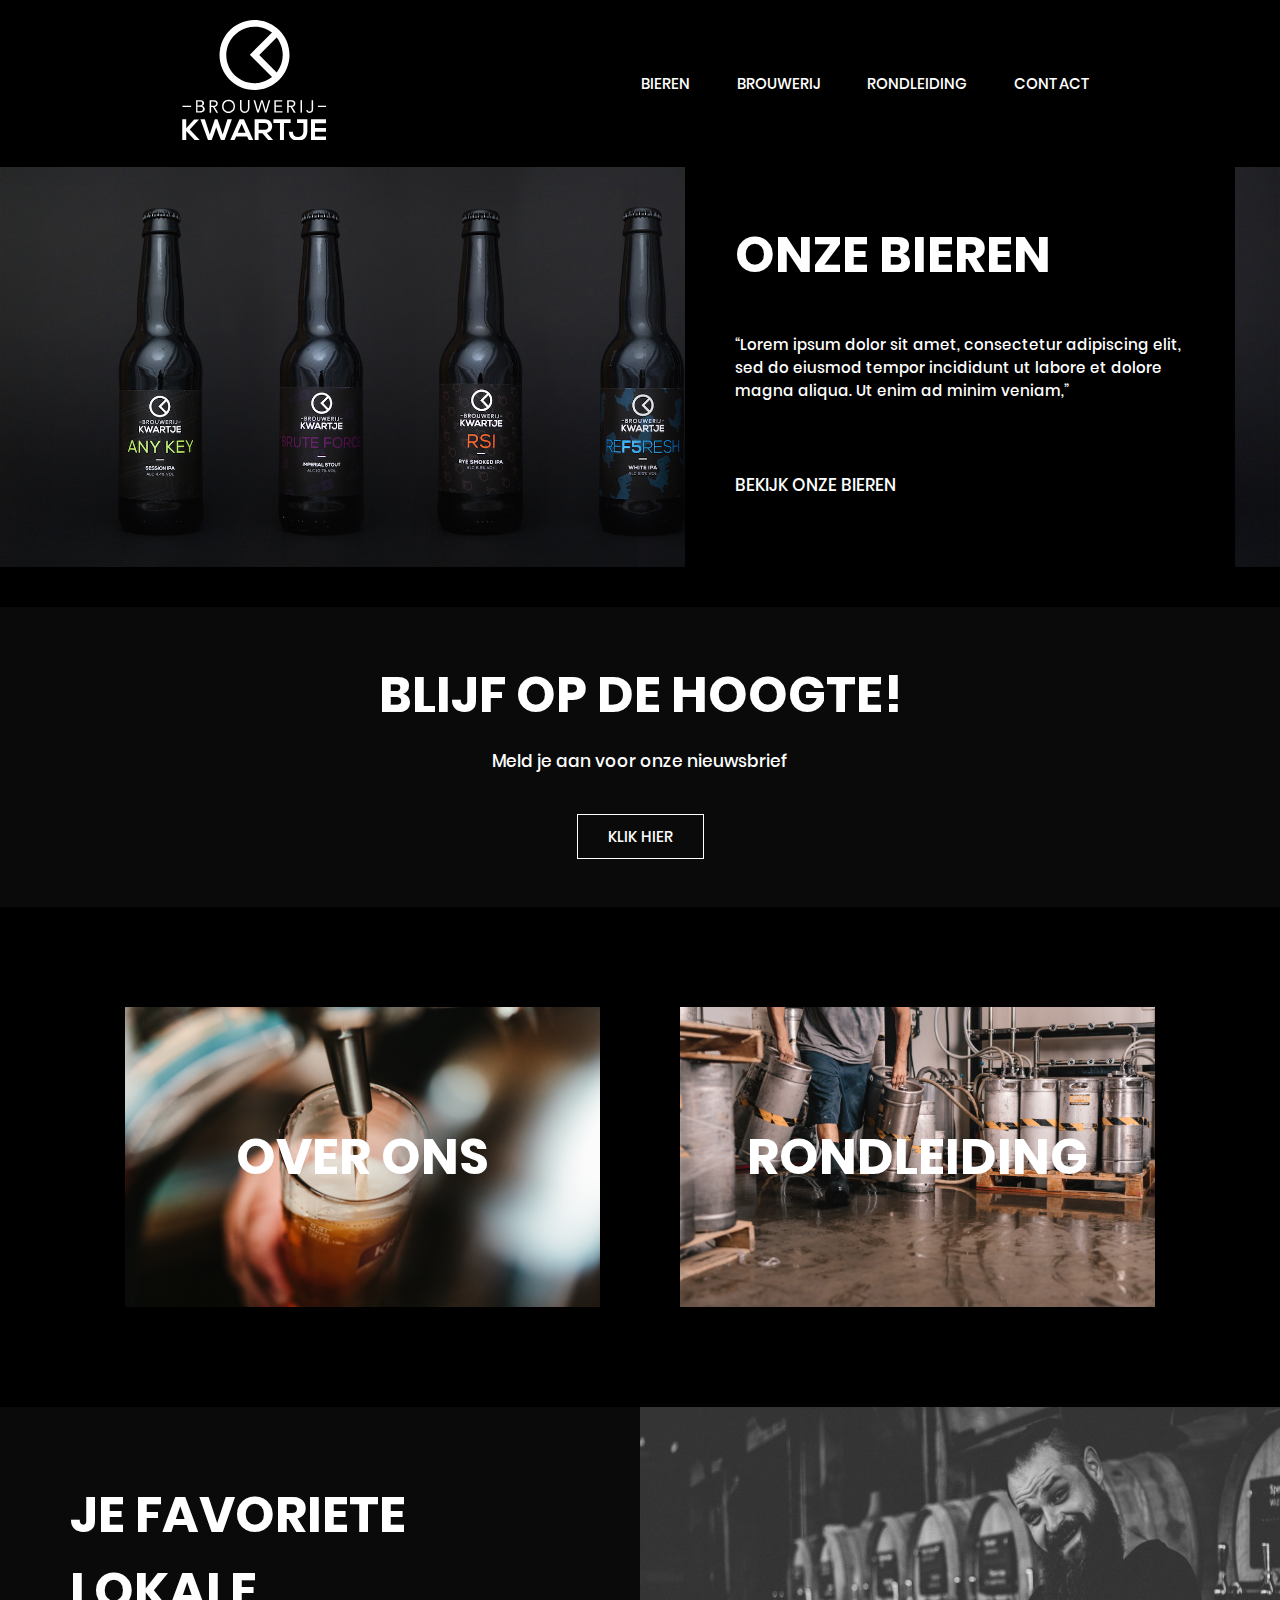
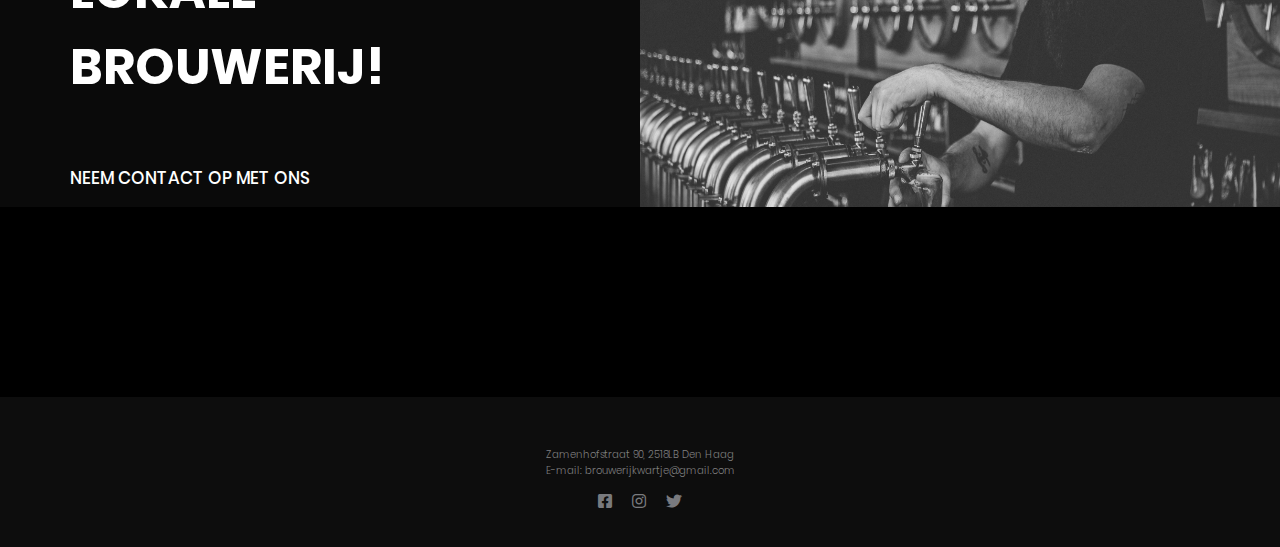
<file: index.html>
<!DOCTYPE html>
<html lang="">
	<head>
		<meta charset="utf-8">
		<title>Brouwerij Kwartjes</title>

		<link rel="stylesheet" type="text/css" href="_css/style.css">
		<link rel="stylesheet" type="text/css" href="_css/font.css">
		<link rel="stylesheet" href="_css/all.min.css">
		<link rel="stylesheet" href="_css/fontawesome.min.css">
		<script src="_js/jquery-3.5.0.js"></script>
	</head>
	
	<body>

		<!-- Navigatie menu  + Logo  -->
		<nav>
			<figure id="logo">
					<a href="index.html"><img src="content/logo/kwartje-logo-vector.svg" alt="Brouwerij Kwartje" /></a>
			</figure>
			<ul class="nav-links">
				<li>
					<a href="bieren.html">Bieren</a>
				</li>
				<li>
					<a href="brouwerij.html">Brouwerij</a>
				</li>
				<li>
					<a href="rondleiding.html">Rondleiding</a>
				</li>
				<li>
					<a href="contact.html">Contact</a>
				</li>
			</ul>
		</nav>

		<!-- Hero image sectie / Onze Bieren -->
		<div class="hero-image">
			<header>
				<div class="container">
					<section class="text-container">
						<h1>Onze Bieren</h1>
						<p class="des">“Lorem ipsum dolor sit amet, consectetur adipiscing elit, 
						sed do eiusmod tempor incididunt ut labore et dolore magna  aliqua. Ut enim ad minim veniam,”</p>
						<a href="bieren.html">Bekijk onze bieren</a> 
					</section>
				</div>
			</header>
		</div>

		<!-- Nieuwsbrief Sectie -->
		<section class="newsletter-container">
			<div class="text-newsletter">
				<h1>Blijf op de hoogte!</h1>
				<p>Meld je aan voor onze nieuwsbrief</p>
				<button id="nieuwsbrief" type="button">Klik Hier</button>
			</div>	
		</section>

		<!-- Landing Page: Nieuwsbrief Modal Sectie: Inschrijven -->
		<div class="modal">
			<div  class="bg-modal">
				<div class="modal-content">

					<div class="close">+</div>
					<h1 class="modal-titel">Blijf op de hoogte!</h1>
					
					<form action="#" method="POST">
						<input type="text" placeholder="Name" 
						class="inputnieuwsbrief" required="">
						<input type="email" placeholder="E-mail" 
						class="inputnieuwsbrief" required="">
						<button id="nieuwsbrief-button" type="submit">Verstuur</button>
					</form>

				</div>
			</div>
		</div>

		<!-- Landing Page: Nieuwsbrief Modal Sectie: Bedankt -->
		<div class="modal-thankyou">
			<div  class="bg-modal">
				<div class="modal-content">
					<div class="close">+</div>
					<h1 class="modal-titel">Bedankt voor het inschrijven!</h1>
				</div>
			</div>
		</div>

		<!-- Landing Page: Over ons + Rondleiding Sectie -->
		<section class="container2">
			<div class="container3" id="over-ons">
				<section class="over-ons-text">
					<a href="brouwerij.html">Over Ons</a>
				</section>
			</div>
			<div class="container3" id="rondleiding">
				<section class="rondleiding-text">
					<a href="rondleiding.html">Rondleiding</a>
				</section>
			</div>
		</section>

		<!-- Landing Page: Contact Sectie -->
		<section class="container4">
			<div id="contact-image"></div>
			<div class="contact-container">
				<section class="contacttext-container">
					<h1>Je favoriete </br> lokale brouwerij!</h1>
					<a href="contact.html">Neem contact op met ons</a> 
				</section>
			</div>
		</section>


		<!-- Landing Page: Footer / Sociale Media Sectie-->
		<footer>
			<section class="location-container">
				<p>Zamenhofstraat 90, 2518LB Den Haag </br> E-mail: brouwerijkwartje@gmail.com</p>
			</section>
			<section class="socialmedia-container">
				<ul>
					<li><i class="fab fa-facebook-square"></i></li>
					<li><i class="fab fa-instagram"></i></li>
					<li><i class="fab fa-twitter"></i></li>
				</ul>
			</section>
		</footer>


		<script>
		// Newsletter sign up:  Show / Hide:

			$(document).ready(function(){
				$("form").submit(function(e){
	        		e.preventDefault();
	    		});
	    	});

			$(document).ready(function(){
				$("#nieuwsbrief").click(function(){
					$(".modal").show();
					$("form").submit(function() { return false; });
				});
			});

			$(document).ready(function(){
				$(".close").click(function(){
					$(".modal").hide();
				});
			});

		// Newsletter sign up:  Thank you:
			$(document).ready(function(){
				$("#nieuwsbrief-button").click(function(){
					$(".modal-thankyou").show();
				});
			});

			$(document).ready(function(){
				$(".close").click(function(){
					$(".modal-thankyou").hide();
				});
			});

		</script>



	</body>
</html>
</file>
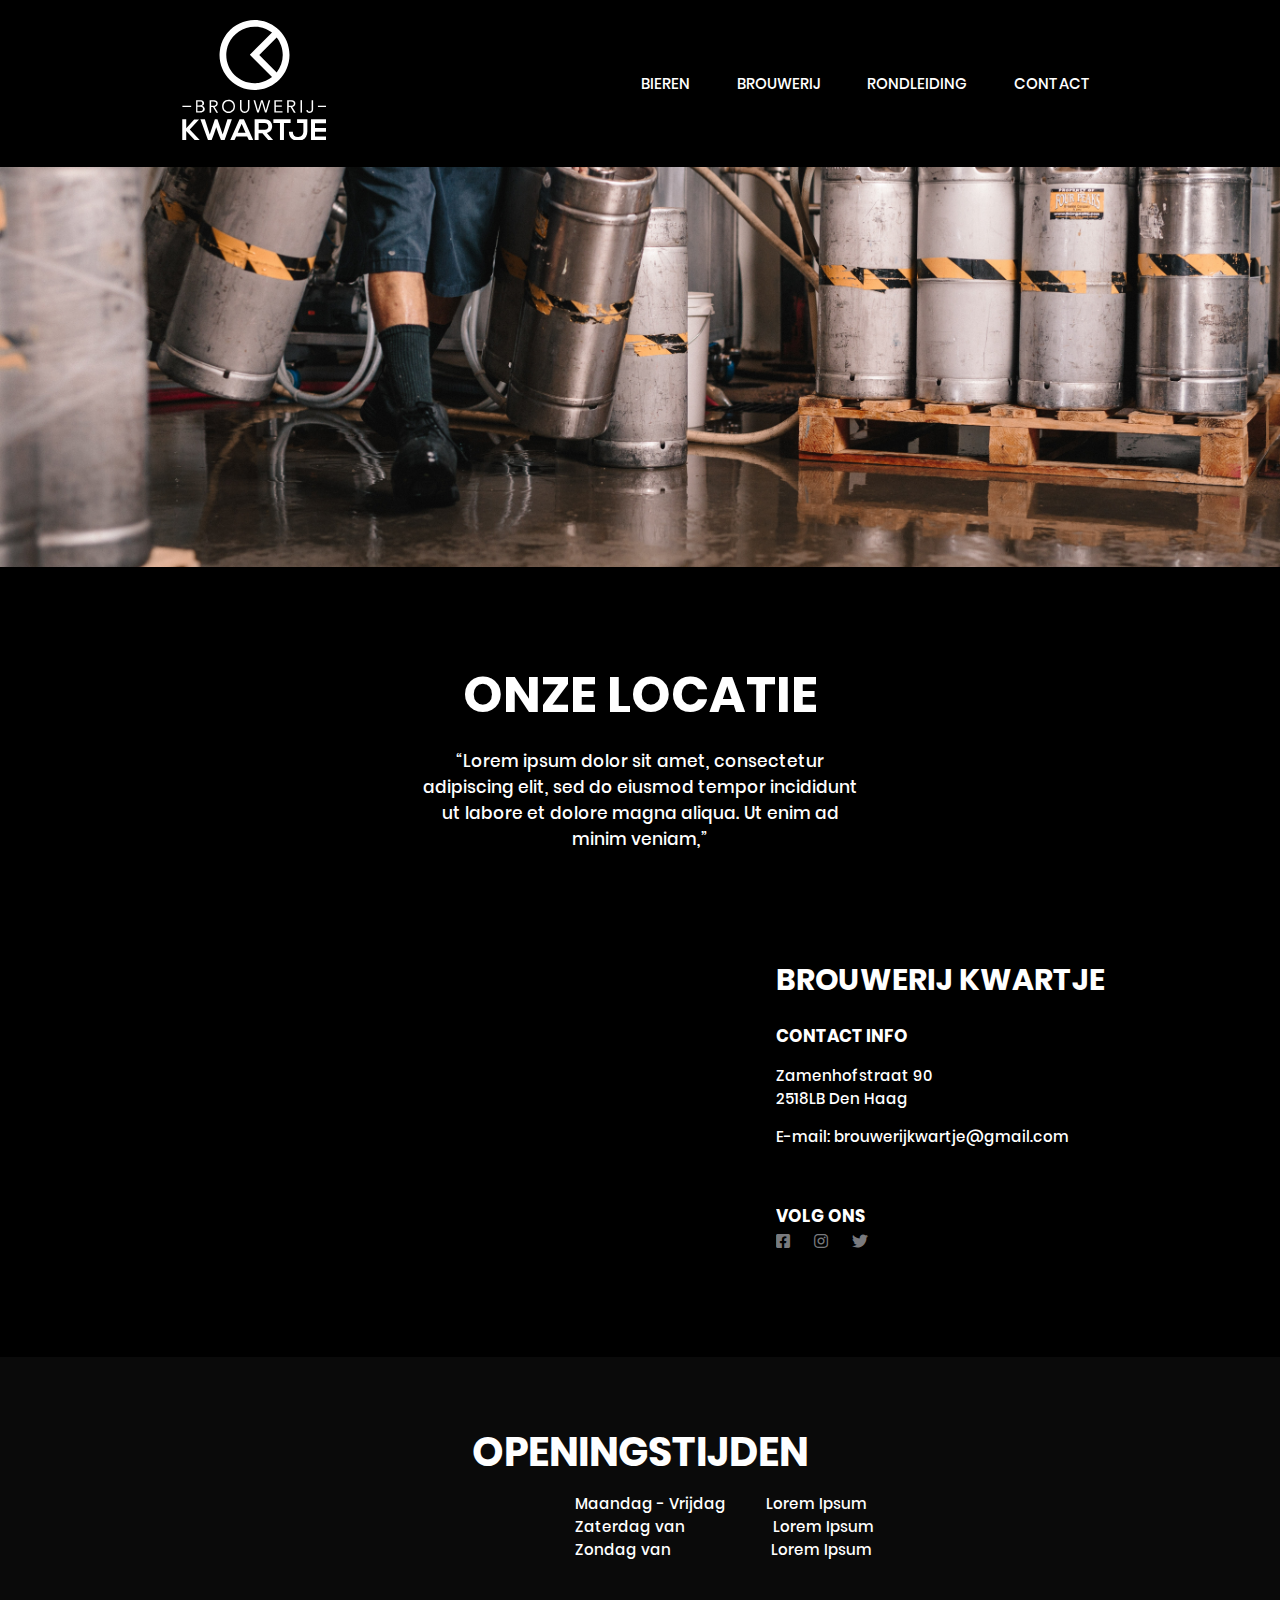
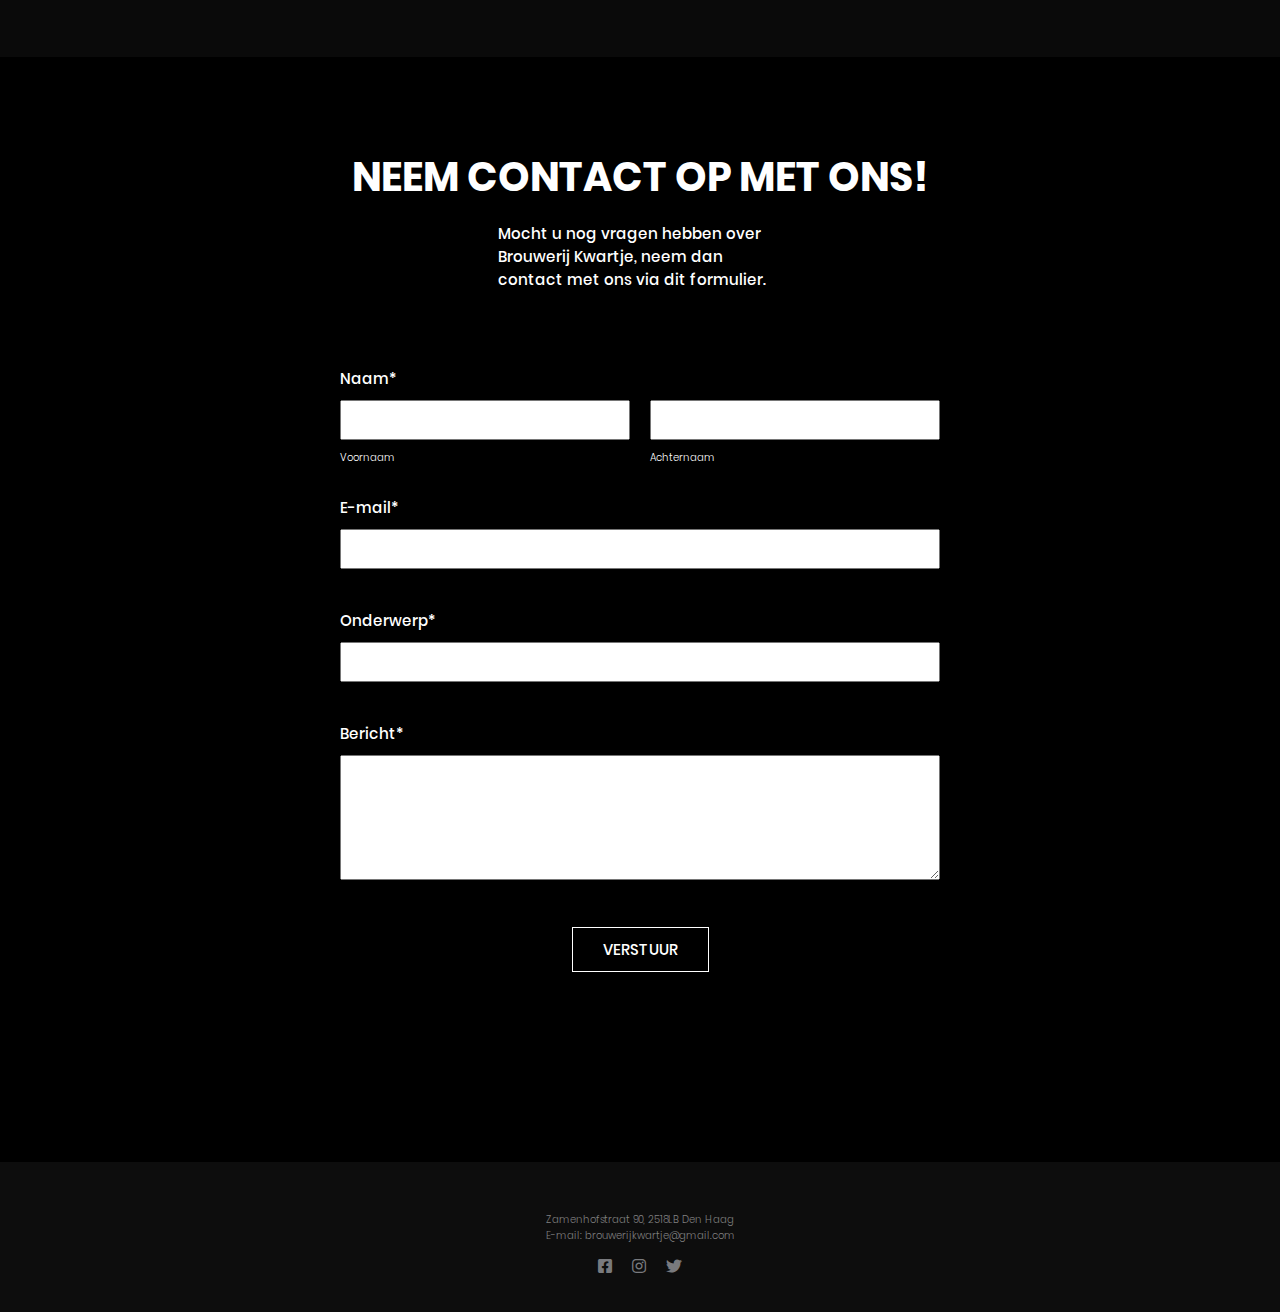
<file: contact.html>
<!DOCTYPE html>
<html lang="">
	<head>
		<meta charset="utf-8">
		<title>Brouwerij Kwartjes</title>

		<link rel="stylesheet" type="text/css" href="_css/style.css">
		<link rel="stylesheet" type="text/css" href="_css/font.css">
		<link rel="stylesheet" href="_css/all.min.css">
		<link rel="stylesheet" href="_css/fontawesome.min.css">

	</head>
	
	<body>

		<!-- Navigatie menu  + Logo  -->
		<nav>
			<figure id="logo">
					<a href="index.html"><img src="content/logo/kwartje-logo-vector.svg" alt="Brouwerij Kwartje" /></a>
			</figure>
			<ul class="nav-links">
				<li>
					<a href="bieren.html">Bieren</a>
				</li>
				<li>
					<a href="brouwerij.html">Brouwerij</a>
				</li>
				<li>
					<a href="rondleiding.html">Rondleiding</a>
				</li>
				<li>
					<a href="contact.html">Contact</a>
				</li>
			</ul>
		</nav>

		<!-- Contact Page: Hero image sectie  -->
		<div class="hero-image-contact"></div>

		<!-- Contact page: Titel Text Sectie -->
		<section class="onzebieren-container">
			<div class="onze-bieren-text-newsletter">
				<h1>Onze Locatie</h1>
				<p>“Lorem ipsum dolor sit amet, consectetur adipiscing elit, 
					sed do eiusmod tempor incididunt ut labore et dolore 
					magna  aliqua. Ut enim ad minim veniam,”</p>
			</div>	
		</section>

		<!-- Contact page: Locatie + Contact Informatie Sectie -->
		<div class="contactinformatie-container1">
			<div id="googlemap">
				<iframe src="https://www.google.com/maps/embed?pb=!1m18!1m12!1m3!1d2452.3175497039697!2d4.289967515772377!3d52.07394897694158!2m3!1f0!2f0!3f0!3m2!1i1024!2i768!4f13.1!3m3!1m2!1s0x47c5b739b057ac45%3A0x70251af29728e5ec!2sBrouwerij%20Kwartje!5e0!3m2!1sen!2s!4v1586663592505!5m2!1sen!2s" width="600" height="300" frameborder="0" style="border:0;" allowfullscreen="" aria-hidden="false" tabindex="0"></iframe>
			</div>
			<div class="contactinformatie-container2">
				<section class="contactinformatie-container-text">
					<h2>Brouwerij Kwartje</h2>
					<h3>Contact Info</h3>
					<p>Zamenhofstraat 90 </br> 2518LB Den Haag</p>
					<p>E-mail: brouwerijkwartje@gmail.com</p>
				</br>
					<h3 class="socialmedia">Volg Ons</h3>
					<ul>
						<li><i class="fab fa-facebook-square"></i></li>
						<li><i class="fab fa-instagram"></i></li>
						<li><i class="fab fa-twitter"></i></li>
					</ul>
				</section>
			</div>
		</div>

		<!-- Contact page: Opneningstijden Sectie -->
		<section class="openingstijden-container">
			<div class="openingstijden-text-newsletter">
				<h1>Openingstijden</h1>
				<ul class="openingstijden">
					<li>Maandag - Vrijdag &nbsp;&nbsp; &nbsp;&nbsp; &nbsp;&nbsp; Lorem Ipsum</li>
					<li>Zaterdag van &nbsp;&nbsp; &nbsp;&nbsp; &nbsp;&nbsp; &nbsp;&nbsp; &nbsp;&nbsp; &nbsp;&nbsp; &nbsp;&nbsp; Lorem Ipsum</li>
					<li>Zondag van &nbsp;&nbsp; &nbsp;&nbsp; &nbsp;&nbsp; &nbsp;&nbsp; &nbsp;&nbsp; &nbsp;&nbsp; &nbsp;&nbsp; &nbsp;&nbsp;  Lorem Ipsum</li>
				</ul>
			</div>	
		</section>


		<!-- Contact page: Neem contact formulier sectie -->
		<section class="neemcontact-container">
			<div class="neemcontact-text-container">
				<h1>Neem contact op met ons!</h1>
				<p>Mocht u nog vragen hebben over Brouwerij Kwartje, neem dan 
				contact met ons via dit formulier.</p>
			</div>	
		</section>

		<form action="#" method="POST">

			<section class="label">
			<div class="form-name">
				<label for="name">Naam*</label>
				<input type="text" name="name" id="name" required="" />
				<label id="smallname" for="name">Voornaam</label>
			</div>	

			<div class="form-lastname">
				<label for="name"></label>
				<input type="text" name="lastname" id="lastname" required="" />
				<label id="smallname" for="lastname">Achternaam</label>
			</div>
			<br>
			</section>

			<section class="label">
				<label for="email">E-mail*</label>
				<input type="email" name="email" id="email" required="" />

				<label for="subject">Onderwerp*</label>
				<input type="text" name="text" id="subject" required="" />

				<label for="message">Bericht*</label>
				<textarea name="message" id="message" required="" ></textarea>
			</section>

			<section class="button">
			<button id="nieuwsbrief" type="submit">Verstuur</button>
			</section>
		
		</form>


		<!-- Landing Page: Footer / Sociale Media Sectie-->
		<footer>
			<section class="location-container">
				<p>Zamenhofstraat 90, 2518LB Den Haag </br> E-mail: brouwerijkwartje@gmail.com</p>
			</section>
			<section class="socialmedia-container">
				<ul>
					<li><i class="fab fa-facebook-square"></i></li>
					<li><i class="fab fa-instagram"></i></li>
					<li><i class="fab fa-twitter"></i></li>
				</ul>
			</section>
		</footer>

	</body>
</html>
</file>
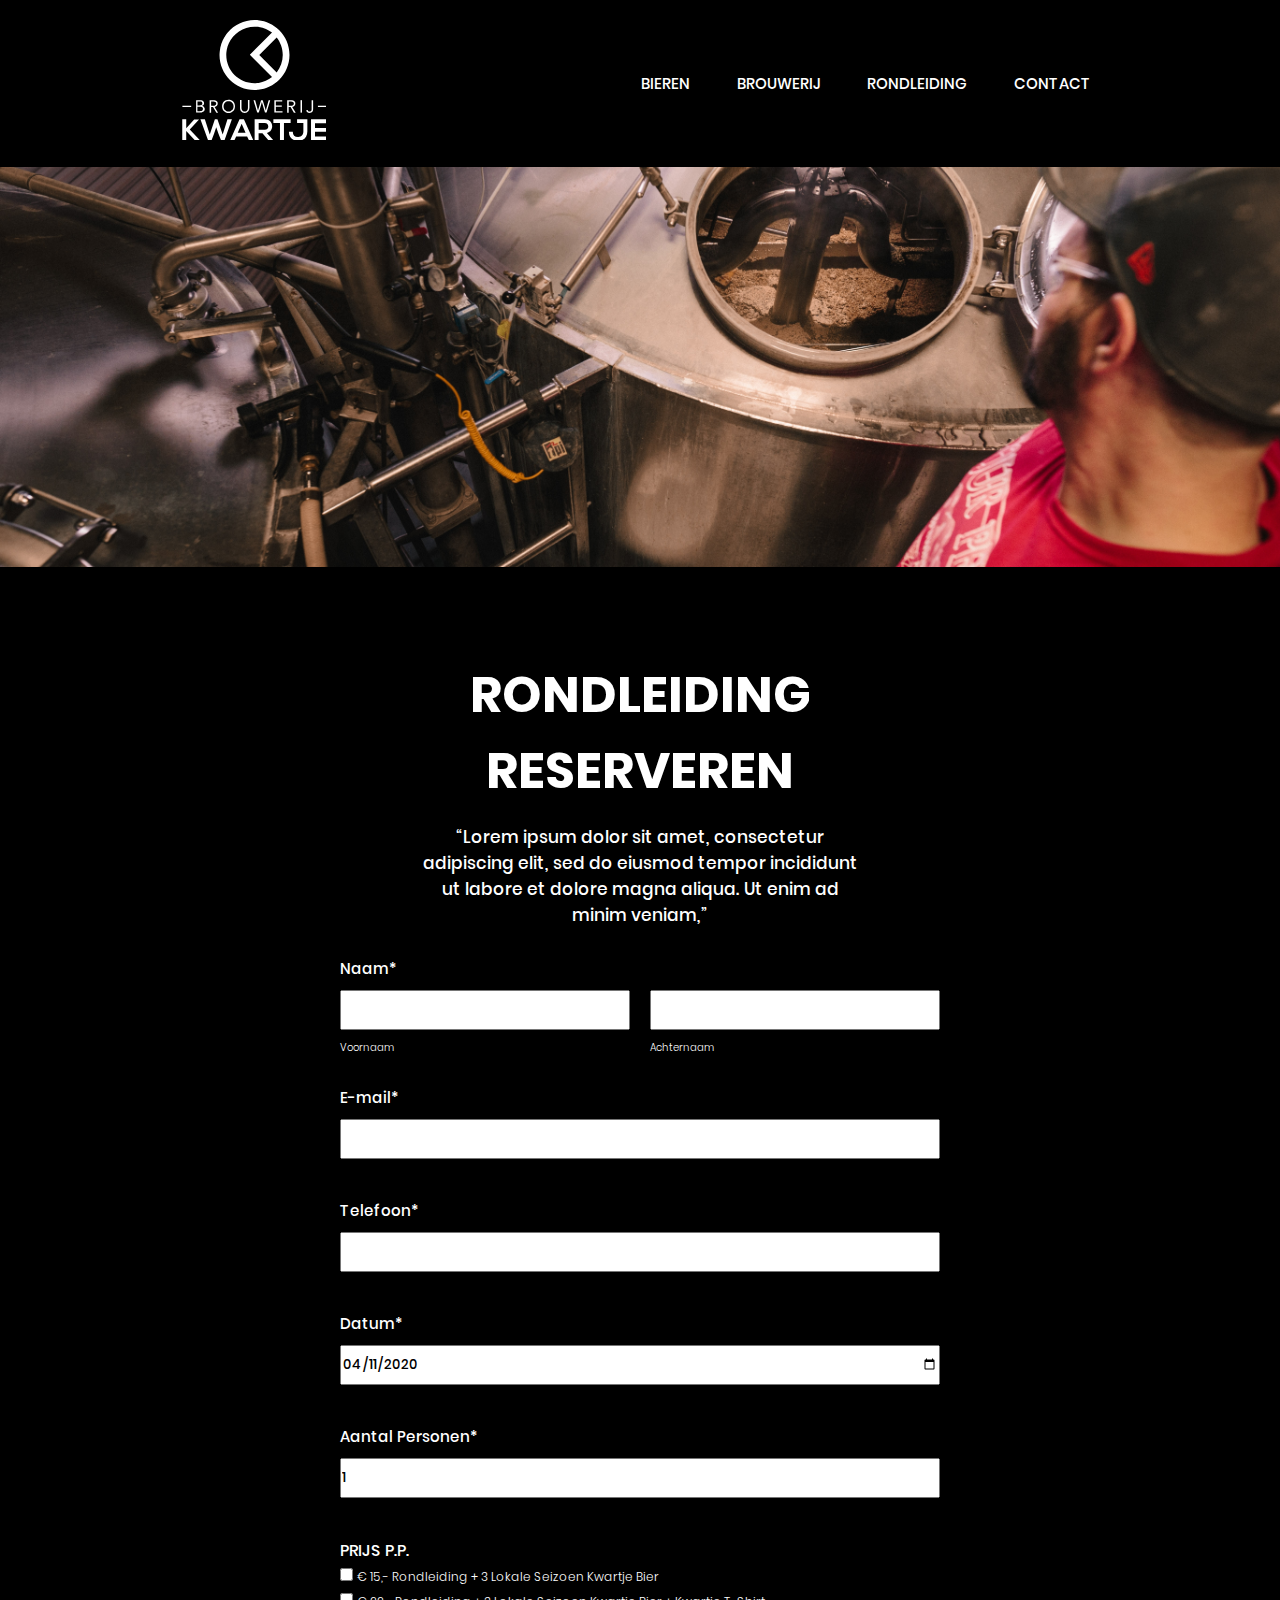
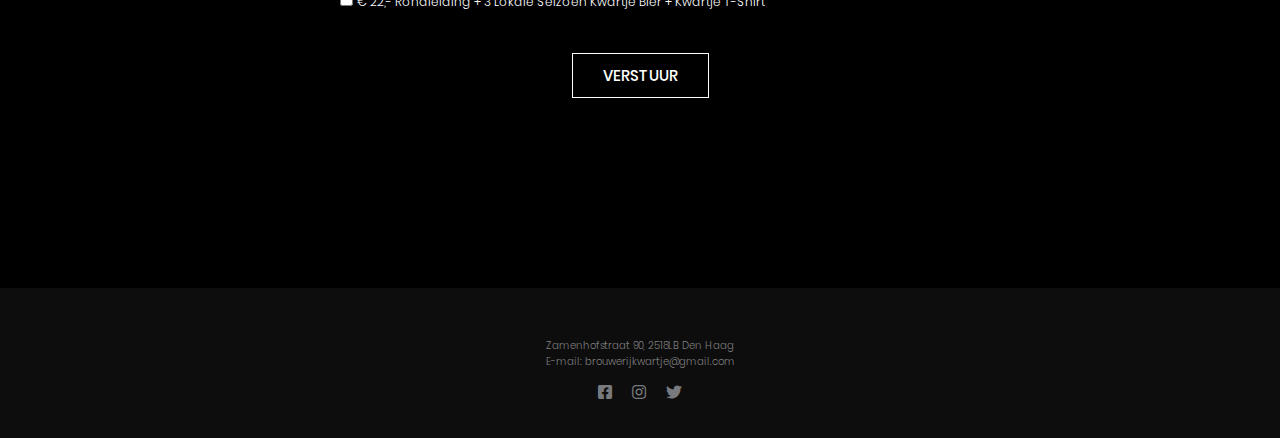
<file: rondleiding.html>
<!DOCTYPE html>
<html lang="">
	<head>
		<meta charset="utf-8">
		<title>Brouwerij Kwartjes</title>

		<link rel="stylesheet" type="text/css" href="_css/style.css">
		<link rel="stylesheet" type="text/css" href="_css/font.css">
		<link rel="stylesheet" href="_css/all.min.css">
		<link rel="stylesheet" href="_css/fontawesome.min.css">
		<script defer type="text/javascript" src="_js/script.js"></script>

	</head>
	
	<body>

		<!-- Navigatie menu  + Logo  -->
		<nav>
			<figure id="logo">
					<a href="index.html"><img src="content/logo/kwartje-logo-vector.svg" alt="Brouwerij Kwartje" /></a>
			</figure>
			<ul class="nav-links">
				<li>
					<a href="bieren.html">Bieren</a>
				</li>
				<li>
					<a href="brouwerij.html">Brouwerij</a>
				</li>
				<li>
					<a href="rondleiding.html">Rondleiding</a>
				</li>
				<li>
					<a href="contact.html">Contact</a>
				</li>
			</ul>
		</nav>

		<!-- Rondleiding Page: Hero image sectie  -->
		<div class="hero-image-rondleiding"></div>

		<!-- Rondleiding page: Titel Text Sectie -->
		<section class="rondleiding-container">
			<div class="brouwerij-text-container">
				<h1>Rondleiding Reserveren</h1>
				<p>“Lorem ipsum dolor sit amet, consectetur adipiscing elit, 
					sed do eiusmod tempor incididunt ut labore et dolore 
					magna  aliqua. Ut enim ad minim veniam,”</p>
			</div>	
		</section>

		<!-- Rondleiding Page: Formulier Reserveren Sectie -->
		<div id="error"></div>
		<form id="form" action="#" method="POST">

			<section class="label">
			<div class="form-name">
				<label for="name">Naam*</label>
				<input type="text" name="name" id="name" required="" />
				<label id="smallname" for="name">Voornaam</label>
			</div>	

			<div class="form-lastname">
				<label for="name"></label>
				<input type="text" name="lastname" id="lastname" required="" />
				<label id="smallname" for="lastname">Achternaam</label>
			</div>
			<br>
			</section>

			<section class="label">
				<label for="email">E-mail*</label>
				<input type="email" name="email" id="email" required="" />

				<label for="phone">Telefoon*</label>
				<input type="tel" name="phone" id="phone" required=""  />

				<label for="date">Datum*</label>
				<input type="date" name="date" id="date" value="2020-04-11" min="2020-04-01" max="2020-07-31" required="" />

				<label for="amount">Aantal Personen*</label>
				<input type="number" name="amount" id="amount" min="1" max="10" step="1" value="1" required="" />
			</section>

			<section class="inline">
				<legend>Prijs P.P.</legend>
				<input type="checkbox" name="package1" value="€15" id="package1" > 
				<label for="package1"> € 15,- Rondleiding + 3  Lokale Seizoen Kwartje Bier </label>
				<br>
				<input type="checkbox" name="package2" value="€22" id="package2">
				<label for="package2"> € 22,-  Rondleiding + 3 Lokale Seizoen Kwartje Bier + Kwartje T-Shirt </label>
			</section>	

			<section class="button">
			<button id="nieuwsbrief" type="submit">Verstuur</button>
			</section>
		
		</form>


		<!-- Landing Page: Footer / Sociale Media Sectie-->
		<footer>
			<section class="location-container">
				<p>Zamenhofstraat 90, 2518LB Den Haag </br> E-mail: brouwerijkwartje@gmail.com</p>
			</section>
			<section class="socialmedia-container">
				<ul>
					<li><i class="fab fa-facebook-square"></i></li>
					<li><i class="fab fa-instagram"></i></li>
					<li><i class="fab fa-twitter"></i></li>
				</ul>
			</section>
		</footer>
	</body>
</html>
</file>
<file: _css/style.css>
*{
	margin: 0px;
	padding: 0px;
	box-sizing: border-box;
}

body{
	background-color: black;
	color: white;
}

/* Landing Page: Navigatie Sectie */
nav{
	display: flex;
	justify-content: space-around;
	align-items: center;
	min-height: 8vh;
	background-color: #000000;
	padding: 20px;
}

.nav-links{
	display: flex;
	text-transform: uppercase;
	justify-content: space-around;
	width: 40%;
}

.nav-links li{
	list-style: none;
}

.nav-links a{
	text-decoration: none;
	color: white;
	font-size: 15px;
}

.nav-links a:hover{
	text-decoration: underline;
}

/* Landing Page: Hero Image Sectie */
.hero-image{
	position: relative;
	height: 400px;
	overflow: hidden;
	background: url(../content/bieren/Overzicht.jpg) no-repeat center;
	background-size: cover;
}

.container{
	position: absolute;
	width: 550px;
	height: 400px;
	top: 50%;
	left: 75%;
	transform: translate(-50%, -50%);
	background-color: black;
}

.container .text-container{
	max-width: 550px;
	height: 400px;
	overflow: hidden;
	align-items: center;
	text-align: left;
	padding: 50px;
}

.container .text-container h1{
	font-family: "Poppins-Bold";
	font-size: 50px;
	text-transform: uppercase;
}

.des{
	display: block;
	padding-top: 40px;
	padding-bottom: 70px;
	font-size: 15px;

}

a{
	font-size: 17px;
	color: white;
	text-transform: uppercase;
	text-decoration: none;
}

a:hover{
	text-decoration: underline;
}


/* Landing Page: Nieuwsbrief Sectie*/
.newsletter-container{
	position: relative;
	height: 300px;
	width: 100%;
	text-align: center;
	background-color: #0A0A0A;
	margin-top: 40px;
}

.newsletter-container .text-newsletter{
	padding-top: 50px;
}

.newsletter-container .text-newsletter h1{
	font-family: "Poppins-Bold";
	font-size: 50px;
	text-transform: uppercase;
}

.newsletter-container .text-newsletter p{
	font-size: 17px;
	padding-top: 15px;
	padding-bottom: 40px;
}

#nieuwsbrief{
	background: none;
	border: 1px solid white;
	padding: 10px 30px;
	font-family: "Poppins";
	font-size: 15px;
	color: white;
	text-transform: uppercase;
	cursor: pointer;
	transition: color 0.4s linear;
}

#nieuwsbrief:hover{
	color: black;
	background: white;
}

/* Landing Page: Nieuwsbrief Modal Sectie */
.modal{
	display: none;
}

.modal-thankyou{
	display: none;
}

.bg-modal{
	display: flex;
	justify-content: center;
	align-items: center;
	position: absolute;
	top: 0;
	width: 100%;
	height: 100%;
	background-color: rgba(0, 0, 0, 0.7);
}

.modal-content{
	position: relative;
	width: 500px;
	height: 300px;
	background-color: white;
}

.close{
	position: absolute;
	color: black;
	top: 0;
	right: 14px;
	font-size: 42px;
	transform: rotate(45deg);
	cursor: pointer;
}

.modal-titel{
	font-family: "Poppins-Bold";
	font-size: 30px;
	text-transform: uppercase;
	color: black;
	text-align: center;
	padding: 25px;
}

.modal-content .inputnieuwsbrief{
	display: block;
	width: 40%;
	height: 35px;
	margin: 15px 120px;
	border: 1px solid black;
	padding: 10px;
}

#nieuwsbrief-button{
	margin: 15px 175px;
	background: none;
	border: 1px solid black;
	padding: 10px 30px;
	font-family: "Poppins";
	font-size: 15px;
	color: black;
	text-transform: uppercase;
	cursor: pointer;
	transition: color 0.4s linear;
}

#nieuwsbrief-button:hover{
	color: white;
	background: black;
}


/* Landing Page: Over ons + Rondleiding Sectie*/
.container2{
	display: flex;
	height: 500px;
	justify-content: center;
	align-items: center;
	flex-wrap: nowrap;
}

.container3{
	display: flex;
	text-align: center;
	justify-content: center;
	align-items: center;
	position: relative;
	overflow: hidden;
	width: 475px;
	height: 300px;
	background: white;
	margin: 40px;
}

#over-ons{
	background: url(../content/unsplash/pouringbeer.jpg) no-repeat center;
	background-size: 475px 300px;
}

#rondleiding{
	background: url(../content/unsplash/beerindustry.jpg) no-repeat center;
	background-size: 475px 300px;
}

.container2 .container3 .over-ons-text a{
	font-size: 50px;
	font-family: "Poppins-Bold";
}

.container2 .container3 .rondleiding-text a{
	font-size: 50px;
	font-family: "Poppins-Bold";
}	

/* Landing Page: Contact Sectie*/
.container4{
	position: relative;
	height: 400px;
	overflow: hidden;
}

#contact-image{
	position: absolute;
	width: 50%;
	height: 400px;
	background: url(../content/unsplash/guyb&w.jpg) no-repeat center;
	background-size: 100% 500px;
	left: 50%;
}

.contact-container{
	width: 50%;
	height: 400px;
	background: #0A0A0A;
}

.contact-container .contacttext-container{
	max-width: 700px;
	height: 400px;
	overflow: hidden;
	align-items: center;
	text-align: left;
	padding: 70px;
}

.contact-container .contacttext-container h1{
	font-family: "Poppins-Bold";
	font-size: 50px;
	text-transform: uppercase;
	padding-bottom: 60px;
}

/* Landing Page: Footer / Sociale Media Sectie */
footer{
	text-align: center;
	height: 150px;
	background: #0D0D0D;
	margin-top: 190px;
}

.location-container p{
	font-family: "Poppins-Light";
	font-size: 10px;
	color: grey;
	padding-top: 50px;
}

footer .socialmedia-container ul{
	display: flex;
	justify-content: center;
	align-items: center;
}

footer .socialmedia-container ul li{
	list-style: none;
	padding: 10px;
	color: #797A7E;
	cursor: pointer;
}


/* Bieren Page: Hero Image Sectie */
.hero-image-onze-bieren{
	position: relative;
	height: 400px;
	overflow: hidden;
	background: url(../content/unsplash/onzebieren.jpg) no-repeat center;
	background-size: cover;
}

/* Bieren Page: Titel + Text Sectie */
.onzebieren-container{
	position: relative;
	height: 250px;
	width: 35%;
	text-align: center;
	margin: auto;
	margin-top: 40px;
}

.onzebieren-container .onze-bieren-text-newsletter{
	padding-top: 50px;
}

.onzebieren-container .onze-bieren-text-newsletter h1{
	font-family: "Poppins-Bold";
	font-size: 50px;
	text-transform: uppercase;
}

.onzebieren-container .onze-bieren-text-newsletter p{
	font-size: 17px;
	padding-top: 15px;
	padding-bottom: 40px;
}

/* Bieren Page: Verscheidenheid van bieren in grid sectie */
.onzebieren-container2{
	display: flex;
	justify-content: center;
}

.onzebieren-container3{
	display: flex;
	flex-wrap: wrap;
	max-width: 1200px;
	margin-left: 30px;
}

.onzebieren-container4{
	display: flex;
	text-align: center;
	justify-content: center;
	align-items: center;
	position: relative;
	overflow: hidden;
	width: 350px;
	height: 650px;
	background: white;
	margin: 0px 20px 0 20px;
}


#ref5resh{
	background: url(../content/bieren/refresh.jpg) no-repeat center;
	background-size: 350px 500px;
}

#bruteforce{
	background: url(../content/bieren/bruteforce.jpg) no-repeat center;
	background-size: 350px 500px;
}

#anykey{
	background: url(../content/bieren/anykey.jpg) no-repeat center;
	background-size: 350px 500px;
}

#ddos{
	background: url(../content/bieren/ddos.jpg) no-repeat center;
	background-size: 350px 500px;
}

#wildcard{
	background: url(../content/bieren/wildcard.jpg) no-repeat center;
	background-size: 350px 500px;
}

#rsi{
	background: url(../content/bieren/rsi.jpg) no-repeat center;
	background-size: 350px 500px;
}

#firewire{
	background: url(../content/bieren/firewire.jpg) no-repeat center;
	background-size: 350px 500px;
}

.onzebieren-container3 .onze-bieren-text{
	position: absolute;
	bottom: 0;
}


.onzebieren-container2 .onzebieren-container3 .onze-bieren-text a{
	font-size: 17px;
	font-family: "Poppins-Bold";
}

.onzebieren-container2 .onzebieren-container3 .onze-bieren-text p{
	font-size: 15px;
	font-family: "Poppins-Light";
}

/* Bieren Page 2: Titel Sectie */
.onzebieren2-container{
	position: relative;
	height: 200px;
	width: 40%;
	text-align: center;
	margin: auto;
	margin-top: 40px;
}

.onzebieren2-container .brouwerij-text-container{
	padding-top: 50px;
}

.onzebieren2-container .brouwerij-text-container h1{
	font-family: "Poppins-Bold";
	font-size: 50px;
	text-transform: uppercase;
}

/* Onze Bieren page 2: Terug naar onze bieren sectie */
#terug{
	margin-bottom: 100px;
	margin-left: 110px;
}

/* Bieren Page 2: Informatie over bier */
.bierinfo-container{
	display: flex;
	justify-content: center;
	align-content: center;
}

#bier-image-groot{
	width: 600px;
	height: 700px;
	background: url(../content/bieren/refresh.jpg) no-repeat center;
	background-size: 600px 850px;
}

#bier-image-text{
	position: relative;
	width: 600px;
	height: 700px;
	padding: 200px 105px;
	background-color: #0A0A0A;
}

.bierinfo-text{
	font-size: 16px;
	padding: : auto;
}


/* Brouwerij page: Hero image sectie */
.hero-image-brouwerij{
	position: relative;
	height: 400px;
	overflow: hidden;
	background: url(../content/team-kwartje-nieuw.png) no-repeat center;
	background-size: cover;
}

/* Brouwerij page: Titel Text Sectie */
.brouwerij-container{
	position: relative;
	height: 350px;
	width: 39%;
	text-align: center;
	margin: auto;
	margin-top: 40px;
}

.brouwerij-container .brouwerij-text-container{
	padding-top: 50px;
}

.brouwerij-container .brouwerij-text-container h1{
	font-family: "Poppins-Bold";
	font-size: 50px;
	text-transform: uppercase;
}

.brouwerij-container .brouwerij-text-container p{
	font-size: 17px;
	padding-top: 15px;
	padding-bottom: 40px;
}

/* Brouwerij page: Geschiedenis Sectie*/
.geschiedenis-image{
	position: relative;
	width: 100%;
	height: 400px;
	background: url(../content/unsplash/geschiedenis.jpg);
	background-size: 60% 400px;
}

/* Brouwerij page: Naam Sectie*/
.naam-image{
	position: relative;
	width: 100%;
	height: 400px;
	background: url(../content/unsplash/guyb&w.jpg);
	background-size: 50% 500px;
}

/* Brouwerij page: Rondleiding Reserveren Sectie*/
.rondleiding-link-image{
	position: relative;
	height: 200px;
	overflow: hidden;
	background: url(../content/unsplash/pouringbeer.jpg) no-repeat center;
	background-size: cover;
	margin-top: 175px;
}

.rondleiding-link-image a{
	display: flex;
	justify-content: center;
	align-items: center;
	padding-top: 50px;
	font-size: 50px;
	font-family: "Poppins-Bold";
}

/* Rondleiding Page: Hero Image Sectie */
.hero-image-rondleiding{
	position: relative;
	height: 400px;
	overflow: hidden;
	background: url(../content/unsplash/rondleiding.jpg) no-repeat center;
	background-size: cover;
}

/* Rondleiding Page: Titel Sectie */
.rondleiding-container{
	position: relative;
	height: 350px;
	width: 50%;
	text-align: center;
	margin: auto;
	margin-top: 40px;
}

.rondleiding-container .brouwerij-text-container{
	padding-top: 50px;
}

.rondleiding-container .brouwerij-text-container h1{
	font-family: "Poppins-Bold";
	font-size: 50px;
	text-transform: uppercase;
}

.rondleiding-container .brouwerij-text-container p{
	width: 70%;
	margin: auto;
	font-size: 17px;
	padding-top: 15px;
	padding-bottom: 40px;
}

/* Rondleiding Page: Form Reserveren Sectie */
form{
	width: 600px;
	margin: 0 auto;
}


.label label{
	font-size: 15px;
	font-family: "Poppins";
	display: block;
	margin-bottom: 10px;
}

.label input{
	width: 600px;
	height: 40px;
	margin-bottom: 40px;
}

.form-name{
	float: left;
	margin-right: 20px;
}

.form-lastname{
	float: left;
	margin-top: 23px;
}

#smallname{
	font-size: 10px;
	font-family: "Poppins-Light";
	margin-bottom: 30px;
}

#name{
	width: 290px;
	margin-bottom: 10px;
}

#lastname{
	width: 290px;
	margin-bottom: 10px;
}

br{
	clear: both
}

section.inline{
	display: inline-block;
}

legend{
	text-transform: uppercase;
}

section.inline label{
	font-size: 12px;
	font-family: "Poppins-Light";
}

section.button{
	text-align: center;
	margin-top: 40px; 
}

/* Contact Page: Hero Image sectie */
.hero-image-contact{
	position: relative;
	height: 400px;
	overflow: hidden;
	background: url(../content/unsplash/beerindustry.jpg) no-repeat center;
	background-size: cover;
}

/* Contact Page: Locatie + Contactinformatie */
.contactinformatie-container1{
	display: flex;
	justify-content: center;
	position: relative;
	height: 300px;
	overflow: hidden;
	margin: 100px 0px;
}

.contactinformatie-container2{
	display: flex;
	justify-content: center;
	width: 40%;
	height: 400px;
}

.contactinformatie-container2 .contactinformatie-container-text{
	max-width: 700px;
	height: 400px;
	overflow: hidden;
	align-items: center;
	text-align: left;
}

.contactinformatie-container2 .contactinformatie-container-text h2{
	font-family: "Poppins-Bold";
	font-size: 30px;
	text-transform: uppercase;
	padding-bottom: 20px;
}

.contactinformatie-container2 .contactinformatie-container-text h3{
	font-family: "Poppins-Bold";
	font-size: 17px;
	text-transform: uppercase;
}

.contactinformatie-container2 .contactinformatie-container-text p{
	font-size: 15px;
	padding-top: 15px;
}

h3.socialmedia{
	padding-top: 30px;
}

.contactinformatie-container-text ul li{
	display: inline;
	margin-right: 20px;
	color: #797A7E;
	cursor: pointer;
}

/* Contact Page: Openingstijden Sectie*/
.openingstijden-container{
	position: relative;
	height: 300px;
	width: 100%;
	text-align: center;
	margin: auto;
	background-color: #0A0A0A;
}

.openingstijden-container .openingstijden-text-newsletter{
	padding-top: 65px;
}


.openingstijden-container .openingstijden-text-newsletter h1{
	font-family: "Poppins-Bold";
	font-size: 40px;
	text-transform: uppercase;
	padding-bottom: 10px;
}

ul.openingstijden{
	font-size: 15px;
	margin-left: 575px;
	text-align: left;
}

.openingstijden li{
	list-style: none;
}

/* Contact page: Neem contact formulier sectie */
.neemcontact-container{
	position: relative;
	height: 270px;
	width: 60%;
	text-align: center;
	margin: auto;
	margin-top: 40px;
}

.neemcontact-container .neemcontact-text-container{
	padding-top: 50px;
}

.neemcontact-container .neemcontact-text-container h1{
	font-family: "Poppins-Bold";
	font-size: 40px;
	text-transform: uppercase;
}

.neemcontact-container .neemcontact-text-container p{
	width: 37%;
	margin: auto;
	font-size: 15px;
	padding-top: 15px;
	padding-bottom: 20px;
	text-align: left;
}

section textarea{
	width: 600px;
	height: 125px;
}
</file>
<file: _css/font.css>
@font-face{
	font-family: "Poppins";
	src: url("../font/Poppins/Poppins-Medium.ttf");
}

*{
	font-family: "Poppins";
}

@font-face{
	font-family: "Poppins-Bold";
	src: url("../font/Poppins/Poppins-Bold.ttf")
}

@font-face{
	font-family: "Poppins-Regular";
	src: url("../font/Poppins/Poppins-Regular.ttf")
}

@font-face{
	font-family: "Poppins-Light";
	src: url("../font/Poppins/Poppins-Light.ttf")
}
</file>
